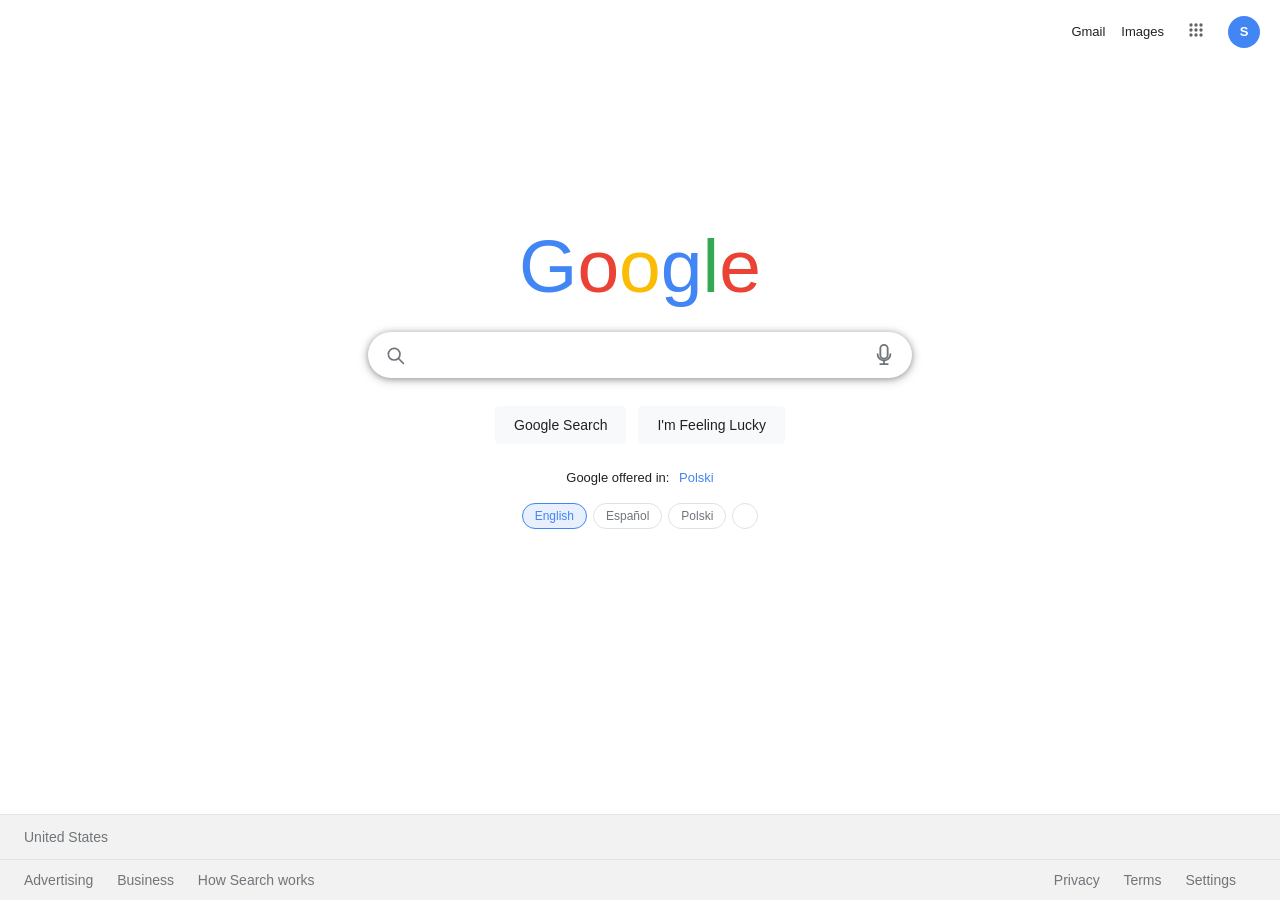
<file: index.html>
<!DOCTYPE html>
<html lang="en" dir="ltr">
<head>
  <meta charset="UTF-8" />
  <meta name="viewport" content="width=device-width, initial-scale=1.0" />
  <title>Google</title>
  <link rel="stylesheet" href="css/style.css" />
  <link rel="icon" href="assets/favicon.ico" type="image/x-icon" />
</head>
<body>

  <!-- Header -->
  <header>
    <a href="./gmail" data-i18n="header_gmail">Gmail</a>
    <a href="./images" data-i18n="header_images">Images</a>
    <button style="background:none;border:none;cursor:pointer;padding:6px;"
            data-i18n="apps_label" data-i18n-attr="title" title="Google apps">
      <svg focusable="false" xmlns="http://www.w3.org/2000/svg" viewBox="0 0 24 24" width="20" height="20">
        <path fill="#5f6368" d="M6 8a2 2 0 1 0 0-4 2 2 0 0 0 0 4zm0 6a2 2 0 1 0 0-4 2 2 0 0 0 0 4zm0 6a2 2 0 1 0 0-4 2 2 0 0 0 0 4zm6-12a2 2 0 1 0 0-4 2 2 0 0 0 0 4zm0 6a2 2 0 1 0 0-4 2 2 0 0 0 0 4zm0 6a2 2 0 1 0 0-4 2 2 0 0 0 0 4zm6-12a2 2 0 1 0 0-4 2 2 0 0 0 0 4zm0 6a2 2 0 1 0 0-4 2 2 0 0 0 0 4zm0 6a2 2 0 1 0 0-4 2 2 0 0 0 0 4z"/>
      </svg>
    </button>
    <div class="header-avatar">S</div>
  </header>

  <!-- Main -->
  <main>
    <div class="logo" aria-label="Google">
      <span>G</span><span>o</span><span>o</span><span>g</span><span>l</span><span>e</span>
    </div>

    <!-- Search form -->
    <form action="https://www.google.com/search" method="get" target="_blank" class="search-wrap" id="searchForm">
      <div class="autocomplete" id="autocomplete">
        <div class="search-box">
          <svg xmlns="http://www.w3.org/2000/svg" width="20" height="20" viewBox="0 0 24 24" fill="none"
               stroke="currentColor" stroke-width="2" stroke-linecap="round" stroke-linejoin="round">
            <circle cx="11" cy="11" r="7"/><line x1="16.5" y1="16.5" x2="22" y2="22"/>
          </svg>

          <input type="text" name="q" id="q" autocomplete="off" spellcheck="false"
                 aria-label="Search" autofocus />

          <button type="button" id="clearBtn" class="mic-btn" style="display:none;"
                  data-i18n="clear_label" data-i18n-attr="title" title="Clear">
            <svg xmlns="http://www.w3.org/2000/svg" width="20" height="20" viewBox="0 0 24 24" fill="none"
                 stroke="currentColor" stroke-width="2" stroke-linecap="round" stroke-linejoin="round">
              <line x1="18" y1="6" x2="6" y2="18"/><line x1="6" y1="6" x2="18" y2="18"/>
            </svg>
          </button>

          <button type="button" class="mic-btn" id="micBtn" title="Search by voice">
            <svg xmlns="http://www.w3.org/2000/svg" width="22" height="22" viewBox="0 0 24 24" fill="none"
                 stroke="currentColor" stroke-width="2" stroke-linecap="round" stroke-linejoin="round">
              <path d="M12 1a4 4 0 0 1 4 4v7a4 4 0 0 1-8 0V5a4 4 0 0 1 4-4z"/>
              <path d="M19 11a7 7 0 0 1-14 0"/>
              <line x1="12" y1="18" x2="12" y2="22"/>
              <line x1="8" y1="22" x2="16" y2="22"/>
            </svg>
          </button>
        </div>

        <ul class="autocomplete-list" id="suggestionList" role="listbox"></ul>
      </div>
    </form>

    <!-- Buttons -->
    <div class="search-buttons">
      <button class="btn" type="submit" form="searchForm" data-i18n="search_button">Google Search</button>
      <button class="btn" type="button" id="luckyBtn" data-i18n="lucky_button">I'm Feeling Lucky</button>
    </div>

    <!-- Offered-in line -->
    <p class="lang-line">
      <span data-i18n="offered_in">Google offered in:</span>
      <a href="https://www.google.pl" data-i18n="offered_lang" data-i18n-href="offered_lang_url"
         target="_blank">Polski</a>
    </p>

    <!-- Language picker -->
    <div id="lang-picker"></div>
  </main>

  <!-- Footer -->
  <footer>
    <div class="footer-top">
      <a href="#" data-i18n="footer_country">United States</a>
    </div>
    <div class="footer-bottom">
      <div>
        <a href="#" data-i18n="footer_advertising">Advertising</a>
        <a href="#" data-i18n="footer_business">Business</a>
        <a href="#" data-i18n="footer_how_search_works">How Search works</a>
      </div>
      <div>
        <a href="#" data-i18n="footer_privacy">Privacy</a>
        <a href="#" data-i18n="footer_terms">Terms</a>
        <a href="#" data-i18n="footer_settings">Settings</a>
      </div>
    </div>
  </footer>

  <script src="assets/i18n.js"></script>
  <script src="assets/search.js"></script>
</body>
</html>
</file>
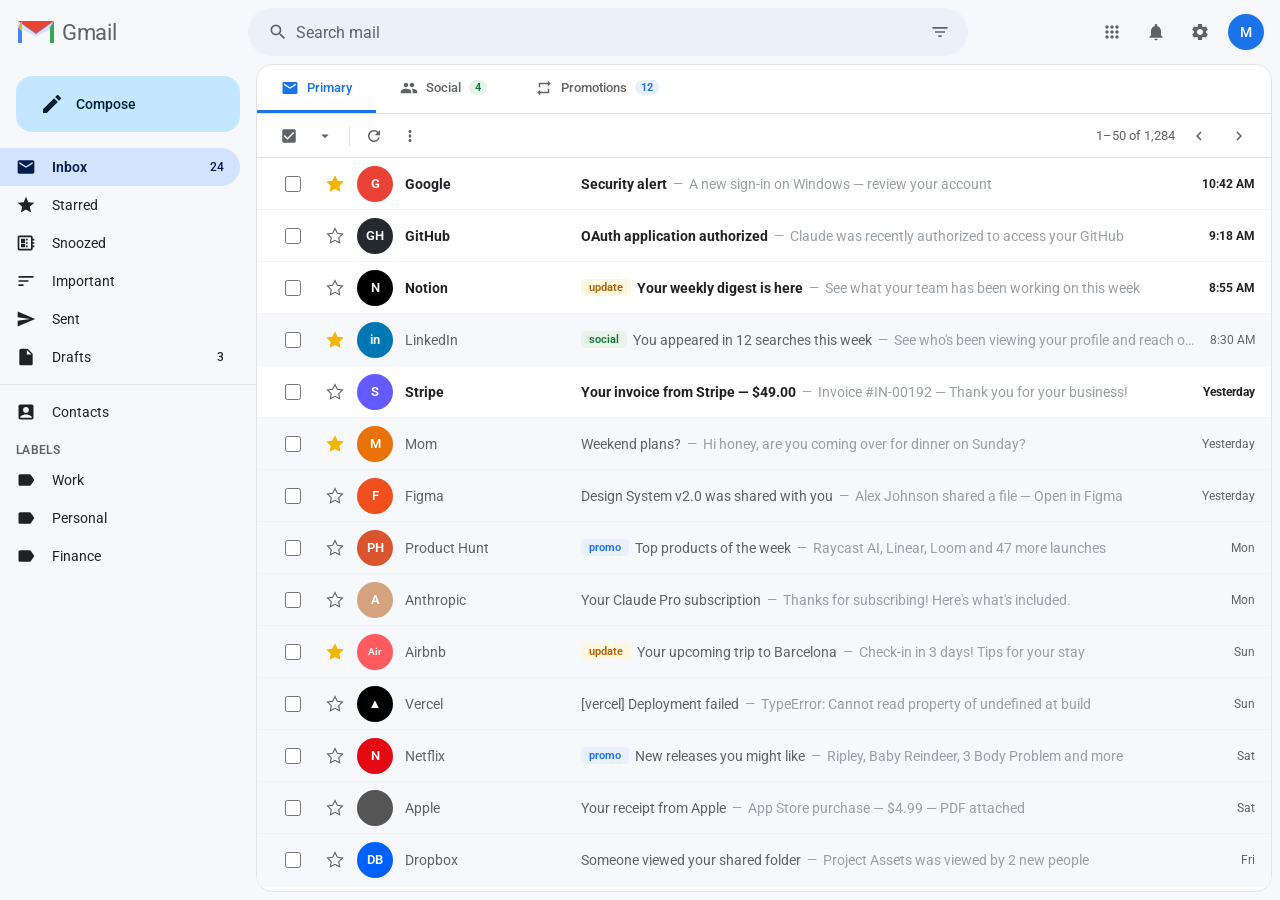
<file: gmail/index.html>
<!DOCTYPE html>
<html lang="en">
<head>
  <meta charset="UTF-8" />
  <meta name="viewport" content="width=device-width, initial-scale=1.0" />
  <title>Gmail</title>
  <link rel="stylesheet" href="css/style.css" />
  <!-- Gmail uses Google Sans; load Roboto as fallback from Google Fonts -->
  <link rel="preconnect" href="https://fonts.googleapis.com" />
  <link rel="preconnect" href="https://fonts.gstatic.com" crossorigin />
  <link href="https://fonts.googleapis.com/css2?family=Roboto:wght@400;500;700&display=swap" rel="stylesheet" />
</head>
<body>

<div class="app">

  <!-- ===== TOP BAR ===== -->
  <div class="top-bar">
    <a href="#" class="logo">
      <!-- Gmail SVG logo inline -->
      <svg width="40" height="30" viewBox="0 0 40 30" xmlns="http://www.w3.org/2000/svg">
        <path fill="#4285F4" d="M2 26h4V14L2 10z"/>
        <path fill="#34A853" d="M34 26h4V10l-4 4z"/>
        <path fill="#EA4335" d="M38 4H2l18 13z"/>
        <path fill="#FBBC05" d="M2 10l4 4V4z"/>
        <path fill="#34A853" d="M38 4l-4 6v16h4z"/>
        <path d="M2 4v6l18 10L38 10V4L20 14z" fill="#4285F4" opacity=".2"/>
      </svg>
      <span class="logo-text">Gmail</span>
    </a>

    <div class="search-bar">
      <span class="search-icon">
        <svg width="20" height="20" viewBox="0 0 24 24" fill="#5f6368"><path d="M15.5 14h-.79l-.28-.27A6.471 6.471 0 0016 9.5 6.5 6.5 0 109.5 16c1.61 0 3.09-.59 4.23-1.57l.27.28v.79l5 4.99L20.49 19l-4.99-5zm-6 0C7.01 14 5 11.99 5 9.5S7.01 5 9.5 5 14 7.01 14 9.5 11.99 14 9.5 14z"/></svg>
      </span>
      <input type="text" placeholder="Search mail" id="search-input" />
      <button class="filter-btn" title="Show search options">
        <svg width="20" height="20" viewBox="0 0 24 24" fill="#5f6368"><path d="M10 18h4v-2h-4v2zM3 6v2h18V6H3zm3 7h12v-2H6v2z"/></svg>
      </button>
    </div>

    <div class="top-right">
      <button class="icon-btn" title="Apps">
        <svg width="20" height="20" viewBox="0 0 24 24" fill="#5f6368"><path d="M6 8c1.1 0 2-.9 2-2s-.9-2-2-2-2 .9-2 2 .9 2 2 2zm6 0c1.1 0 2-.9 2-2s-.9-2-2-2-2 .9-2 2 .9 2 2 2zm6 0c1.1 0 2-.9 2-2s-.9-2-2-2-2 .9-2 2 .9 2 2 2zM6 14c1.1 0 2-.9 2-2s-.9-2-2-2-2 .9-2 2 .9 2 2 2zm6 0c1.1 0 2-.9 2-2s-.9-2-2-2-2 .9-2 2 .9 2 2 2zm6 0c1.1 0 2-.9 2-2s-.9-2-2-2-2 .9-2 2 .9 2 2 2zM6 20c1.1 0 2-.9 2-2s-.9-2-2-2-2 .9-2 2 .9 2 2 2zm6 0c1.1 0 2-.9 2-2s-.9-2-2-2-2 .9-2 2 .9 2 2 2zm6 0c1.1 0 2-.9 2-2s-.9-2-2-2-2 .9-2 2 .9 2 2 2z"/></svg>
      </button>
      <button class="icon-btn" title="Notifications">
        <svg width="20" height="20" viewBox="0 0 24 24" fill="#5f6368"><path d="M12 22c1.1 0 2-.9 2-2h-4c0 1.1.9 2 2 2zm6-6v-5c0-3.07-1.64-5.64-4.5-6.32V4c0-.83-.67-1.5-1.5-1.5s-1.5.67-1.5 1.5v.68C7.63 5.36 6 7.92 6 11v5l-2 2v1h16v-1l-2-2z"/></svg>
      </button>
      <button class="icon-btn" title="Settings">
        <svg width="20" height="20" viewBox="0 0 24 24" fill="#5f6368"><path d="M19.14,12.94c0.04-0.3,0.06-0.61,0.06-0.94c0-0.32-0.02-0.64-0.07-0.94l2.03-1.58c0.18-0.14,0.23-0.41,0.12-0.61 l-1.92-3.32c-0.12-0.22-0.37-0.29-0.59-0.22l-2.39,0.96c-0.5-0.38-1.03-0.7-1.62-0.94L14.4,2.81c-0.04-0.24-0.24-0.41-0.48-0.41 h-3.84c-0.24,0-0.43,0.17-0.47,0.41L9.25,5.35C8.66,5.59,8.12,5.92,7.63,6.29L5.24,5.33c-0.22-0.08-0.47,0-0.59,0.22L2.74,8.87 C2.62,9.08,2.66,9.34,2.86,9.48l2.03,1.58C4.84,11.36,4.8,11.69,4.8,12s0.02,0.64,0.07,0.94l-2.03,1.58 c-0.18,0.14-0.23,0.41-0.12,0.61l1.92,3.32c0.12,0.22,0.37,0.29,0.59,0.22l2.39-0.96c0.5,0.38,1.03,0.7,1.62,0.94l0.36,2.54 c0.05,0.24,0.24,0.41,0.48,0.41h3.84c0.24,0,0.44-0.17,0.47-0.41l0.36-2.54c0.59-0.24,1.13-0.56,1.62-0.94l2.39,0.96 c0.22,0.08,0.47,0,0.59-0.22l1.92-3.32c0.12-0.22,0.07-0.47-0.12-0.61L19.14,12.94z M12,15.6c-1.98,0-3.6-1.62-3.6-3.6 s1.62-3.6,3.6-3.6s3.6,1.62,3.6,3.6S13.98,15.6,12,15.6z"/></svg>
      </button>
      <div class="user-avatar" title="Google Account">M</div>
    </div>
  </div>

  <!-- ===== BODY ===== -->
  <div class="body">

    <!-- ===== SIDEBAR ===== -->
    <nav class="sidebar">
      <button class="compose-btn" onclick="openCompose()">
        <svg width="24" height="24" viewBox="0 0 24 24" fill="#001d35"><path d="M20.71 7.04c.39-.39.39-1.02 0-1.41l-2.34-2.34c-.39-.39-1.02-.39-1.41 0l-1.84 1.83 3.75 3.75M3 17.25V21h3.75L17.81 9.93l-3.75-3.75L3 17.25z"/></svg>
        <span>Compose</span>
      </button>

      <a href="#" class="nav-item active" onclick="showInbox(event, this)">
        <svg viewBox="0 0 24 24"><path d="M20 4H4c-1.1 0-2 .9-2 2v12c0 1.1.9 2 2 2h16c1.1 0 2-.9 2-2V6c0-1.1-.9-2-2-2zm0 4l-8 5-8-5V6l8 5 8-5v2z"/></svg>
        <span>Inbox</span>
        <span class="nav-badge">24</span>
      </a>
      <a href="#" class="nav-item" onclick="setNav(event, this)">
        <svg viewBox="0 0 24 24"><path d="M12 17.27L18.18 21l-1.64-7.03L22 9.24l-7.19-.61L12 2 9.19 8.63 2 9.24l5.46 4.73L5.82 21z"/></svg>
        <span>Starred</span>
      </a>
      <a href="#" class="nav-item" onclick="setNav(event, this)">
        <svg viewBox="0 0 24 24"><path d="M22 9V7h-2V5c0-1.1-.9-2-2-2H4c-1.1 0-2 .9-2 2v14c0 1.1.9 2 2 2h14c1.1 0 2-.9 2-2v-2h2v-2h-2v-2h2v-2h-2V9h2zm-4 10H4V5h14v14z"/><path d="M6 13h5v4H6zm6-6h2v2h-2zM6 7h5v5H6zm6 4h2v2h-2zm0 4h2v2h-2z"/></svg>
        <span>Snoozed</span>
      </a>
      <a href="#" class="nav-item" onclick="setNav(event, this)">
        <svg viewBox="0 0 24 24"><path d="M3 18h6v-2H3v2zM3 6v2h18V6H3zm0 7h12v-2H3v2z"/></svg>
        <span>Important</span>
      </a>
      <a href="#" class="nav-item" onclick="setNav(event, this)">
        <svg viewBox="0 0 24 24"><path d="M2.01 21L23 12 2.01 3 2 10l15 2-15 2z"/></svg>
        <span>Sent</span>
      </a>
      <a href="#" class="nav-item" onclick="setNav(event, this)">
        <svg viewBox="0 0 24 24"><path d="M14 2H6c-1.1 0-2 .9-2 2v16c0 1.1.9 2 2 2h12c1.1 0 2-.9 2-2V8l-6-6zm-1 7V3.5L18.5 9H13z"/></svg>
        <span>Drafts</span>
        <span class="nav-badge">3</span>
      </a>

      <div class="nav-divider"></div>

      <a href="#" class="nav-item" onclick="setNav(event, this)">
        <svg viewBox="0 0 24 24"><path d="M19 3H5c-1.1 0-2 .9-2 2v14c0 1.1.9 2 2 2h14c1.1 0 2-.9 2-2V5c0-1.1-.9-2-2-2zm-7 3c1.93 0 3.5 1.57 3.5 3.5S13.93 13 12 13s-3.5-1.57-3.5-3.5S10.07 6 12 6zm7 13H5v-.23c0-.62.28-1.2.76-1.58C7.47 15.82 9.64 15 12 15s4.53.82 6.24 2.19c.48.38.76.97.76 1.58V19z"/></svg>
        <span>Contacts</span>
      </a>

      <div class="nav-section-label">Labels</div>
      <a href="#" class="nav-item" onclick="setNav(event, this)">
        <svg viewBox="0 0 24 24" fill="#0b8043"><path d="M17.63 5.84C17.27 5.33 16.67 5 16 5L5 5.01C3.9 5.01 3 5.9 3 7v10c0 1.1.9 1.99 2 1.99L16 19c.67 0 1.27-.33 1.63-.84L22 12l-4.37-6.16z"/></svg>
        <span>Work</span>
      </a>
      <a href="#" class="nav-item" onclick="setNav(event, this)">
        <svg viewBox="0 0 24 24" fill="#1a73e8"><path d="M17.63 5.84C17.27 5.33 16.67 5 16 5L5 5.01C3.9 5.01 3 5.9 3 7v10c0 1.1.9 1.99 2 1.99L16 19c.67 0 1.27-.33 1.63-.84L22 12l-4.37-6.16z"/></svg>
        <span>Personal</span>
      </a>
      <a href="#" class="nav-item" onclick="setNav(event, this)">
        <svg viewBox="0 0 24 24" fill="#e8710a"><path d="M17.63 5.84C17.27 5.33 16.67 5 16 5L5 5.01C3.9 5.01 3 5.9 3 7v10c0 1.1.9 1.99 2 1.99L16 19c.67 0 1.27-.33 1.63-.84L22 12l-4.37-6.16z"/></svg>
        <span>Finance</span>
      </a>
    </nav>

    <!-- ===== MAIN ===== -->
    <main class="main" id="main-panel">

      <!-- TABS -->
      <div class="tabs" id="inbox-tabs">
        <div class="tab active" onclick="setTab(this)">
          <svg viewBox="0 0 24 24"><path d="M20 4H4c-1.1 0-2 .9-2 2v12c0 1.1.9 2 2 2h16c1.1 0 2-.9 2-2V6c0-1.1-.9-2-2-2zm0 4l-8 5-8-5V6l8 5 8-5v2z"/></svg>
          Primary
        </div>
        <div class="tab" onclick="setTab(this)">
          <svg viewBox="0 0 24 24"><path d="M16 11c1.66 0 2.99-1.34 2.99-3S17.66 5 16 5c-1.66 0-3 1.34-3 3s1.34 3 3 3zm-8 0c1.66 0 2.99-1.34 2.99-3S9.66 5 8 5C6.34 5 5 6.34 5 8s1.34 3 3 3zm0 2c-2.33 0-7 1.17-7 3.5V19h14v-2.5c0-2.33-4.67-3.5-7-3.5zm8 0c-.29 0-.62.02-.97.05 1.16.84 1.97 1.97 1.97 3.45V19h6v-2.5c0-2.33-4.67-3.5-7-3.5z"/></svg>
          Social <span class="tab-badge social">4</span>
        </div>
        <div class="tab" onclick="setTab(this)">
          <svg viewBox="0 0 24 24"><path d="M7 7h10v3l4-4-4-4v3H5v6h2V7zm10 10H7v-3l-4 4 4 4v-3h12v-6h-2v4z"/></svg>
          Promotions <span class="tab-badge promo">12</span>
        </div>
      </div>

      <!-- TOOLBAR -->
      <div class="toolbar">
        <button class="toolbar-btn" title="Select all">
          <svg viewBox="0 0 24 24"><path d="M19 3H5c-1.1 0-2 .9-2 2v14c0 1.1.9 2 2 2h14c1.1 0 2-.9 2-2V5c0-1.1-.9-2-2-2zm-9 14l-5-5 1.41-1.41L10 14.17l7.59-7.59L19 8l-9 9z"/></svg>
        </button>
        <button class="toolbar-btn" title="More">
          <svg viewBox="0 0 24 24"><path d="M7 10l5 5 5-5z"/></svg>
        </button>
        <div class="toolbar-divider"></div>
        <button class="toolbar-btn" title="Refresh">
          <svg viewBox="0 0 24 24"><path d="M17.65 6.35A7.958 7.958 0 0012 4c-4.42 0-7.99 3.58-7.99 8s3.57 8 7.99 8c3.73 0 6.84-2.55 7.73-6h-2.08A5.99 5.99 0 0112 18c-3.31 0-6-2.69-6-6s2.69-6 6-6c1.66 0 3.14.69 4.22 1.78L13 11h7V4l-2.35 2.35z"/></svg>
        </button>
        <button class="toolbar-btn" title="More options">
          <svg viewBox="0 0 24 24"><path d="M12 8c1.1 0 2-.9 2-2s-.9-2-2-2-2 .9-2 2 .9 2 2 2zm0 2c-1.1 0-2 .9-2 2s.9 2 2 2 2-.9 2-2-.9-2-2-2zm0 6c-1.1 0-2 .9-2 2s.9 2 2 2 2-.9 2-2-.9-2-2-2z"/></svg>
        </button>
        <div class="toolbar-pagination">
          1–50 of 1,284
          <button class="toolbar-btn">
            <svg viewBox="0 0 24 24"><path d="M15.41 16.59L10.83 12l4.58-4.59L14 6l-6 6 6 6z"/></svg>
          </button>
          <button class="toolbar-btn">
            <svg viewBox="0 0 24 24"><path d="M8.59 16.59L13.17 12 8.59 7.41 10 6l6 6-6 6z"/></svg>
          </button>
        </div>
      </div>

      <!-- EMAIL LIST -->
      <div class="email-list" id="email-list"></div>

    </main>
  </div>
</div>

<!-- ===== COMPOSE MODAL ===== -->
<div class="compose-modal" id="compose-modal">
  <div class="compose-header" onclick="toggleCompose()">
    <span>New Message</span>
    <div class="compose-header-btns">
      <button class="compose-header-btn" title="Minimize" onclick="event.stopPropagation()">
        <svg width="18" height="18" viewBox="0 0 24 24" fill="currentColor"><path d="M19 13H5v-2h14v2z"/></svg>
      </button>
      <button class="compose-header-btn" title="Full screen" onclick="event.stopPropagation()">
        <svg width="18" height="18" viewBox="0 0 24 24" fill="currentColor"><path d="M7 14H5v5h5v-2H7v-3zm-2-4h2V7h3V5H5v5zm12 7h-3v2h5v-5h-2v3zM14 5v2h3v3h2V5h-5z"/></svg>
      </button>
      <button class="compose-header-btn" title="Close" onclick="closeCompose(); event.stopPropagation()">
        <svg width="18" height="18" viewBox="0 0 24 24" fill="currentColor"><path d="M19 6.41L17.59 5 12 10.59 6.41 5 5 6.41 10.59 12 5 17.59 6.41 19 12 13.41 17.59 19 19 17.59 13.41 12z"/></svg>
      </button>
    </div>
  </div>
  <div class="compose-field">
    <label>To</label>
    <input type="text" id="compose-to" placeholder="" />
  </div>
  <div class="compose-field">
    <label>Subject</label>
    <input type="text" id="compose-subject" placeholder="" />
  </div>
  <div class="compose-body">
    <textarea id="compose-body"></textarea>
  </div>
  <div class="compose-footer">
    <button class="send-btn">Send</button>
    <div class="compose-tools">
      <button class="toolbar-btn" title="Formatting">
        <svg viewBox="0 0 24 24" fill="#5f6368"><path d="M2.5 4v3h5v12h3V7h5V4h-13zm19 5h-9v3h3v7h3v-7h3V9z"/></svg>
      </button>
      <button class="toolbar-btn" title="Attach files">
        <svg viewBox="0 0 24 24" fill="#5f6368"><path d="M16.5 6v11.5c0 2.21-1.79 4-4 4s-4-1.79-4-4V5a2.5 2.5 0 015 0v10.5c0 .55-.45 1-1 1s-1-.45-1-1V6H10v9.5a2.5 2.5 0 005 0V5c0-2.21-1.79-4-4-4S7 2.79 7 5v12.5c0 3.04 2.46 5.5 5.5 5.5s5.5-2.46 5.5-5.5V6h-1.5z"/></svg>
      </button>
      <button class="toolbar-btn" title="Insert link">
        <svg viewBox="0 0 24 24" fill="#5f6368"><path d="M3.9 12c0-1.71 1.39-3.1 3.1-3.1h4V7H7c-2.76 0-5 2.24-5 5s2.24 5 5 5h4v-1.9H7c-1.71 0-3.1-1.39-3.1-3.1zM8 13h8v-2H8v2zm9-6h-4v1.9h4c1.71 0 3.1 1.39 3.1 3.1s-1.39 3.1-3.1 3.1h-4V17h4c2.76 0 5-2.24 5-5s-2.24-5-5-5z"/></svg>
      </button>
      <button class="toolbar-btn" title="Insert emoji">
        <svg viewBox="0 0 24 24" fill="#5f6368"><path d="M11.99 2C6.47 2 2 6.48 2 12s4.47 10 9.99 10C17.52 22 22 17.52 22 12S17.52 2 11.99 2zM12 20c-4.42 0-8-3.58-8-8s3.58-8 8-8 8 3.58 8 8-3.58 8-8 8zm3.5-9c.83 0 1.5-.67 1.5-1.5S16.33 8 15.5 8 14 8.67 14 9.5s.67 1.5 1.5 1.5zm-7 0c.83 0 1.5-.67 1.5-1.5S9.33 8 8.5 8 7 8.67 7 9.5 7.67 11 8.5 11zm3.5 6.5c2.33 0 4.31-1.46 5.11-3.5H6.89c.8 2.04 2.78 3.5 5.11 3.5z"/></svg>
      </button>
      <button class="toolbar-btn" title="Delete draft">
        <svg viewBox="0 0 24 24" fill="#5f6368"><path d="M6 19c0 1.1.9 2 2 2h8c1.1 0 2-.9 2-2V7H6v12zM19 4h-3.5l-1-1h-5l-1 1H5v2h14V4z"/></svg>
      </button>
    </div>
  </div>
</div>

<script>
// ===== EMAIL DATA =====
const emails = [
  { id:0, from:"Google",       initials:"G",   color:"#EA4335", subject:"Security alert",                             preview:"A new sign-in on Windows — review your account",          time:"10:42 AM", unread:true,  starred:true,  tag:null },
  { id:1, from:"GitHub",       initials:"GH",  color:"#24292e", subject:"OAuth application authorized",              preview:"Claude was recently authorized to access your GitHub",     time:"9:18 AM",  unread:true,  starred:false, tag:null },
  { id:2, from:"Notion",       initials:"N",   color:"#000",    subject:"Your weekly digest is here",                preview:"See what your team has been working on this week",         time:"8:55 AM",  unread:true,  starred:false, tag:"update" },
  { id:3, from:"LinkedIn",     initials:"in",  color:"#0077B5", subject:"You appeared in 12 searches this week",     preview:"See who's been viewing your profile and reach out",        time:"8:30 AM",  unread:false, starred:true,  tag:"social" },
  { id:4, from:"Stripe",       initials:"S",   color:"#635BFF", subject:"Your invoice from Stripe — $49.00",         preview:"Invoice #IN-00192 — Thank you for your business!",         time:"Yesterday",unread:true,  starred:false, tag:null },
  { id:5, from:"Mom",          initials:"M",   color:"#E8710A", subject:"Weekend plans?",                            preview:"Hi honey, are you coming over for dinner on Sunday?",      time:"Yesterday",unread:false, starred:true,  tag:null },
  { id:6, from:"Figma",        initials:"F",   color:"#F24E1E", subject:"Design System v2.0 was shared with you",   preview:"Alex Johnson shared a file — Open in Figma",              time:"Yesterday",unread:false, starred:false, tag:null },
  { id:7, from:"Product Hunt", initials:"PH",  color:"#DA552F", subject:"Top products of the week",                 preview:"Raycast AI, Linear, Loom and 47 more launches",            time:"Mon",      unread:false, starred:false, tag:"promo" },
  { id:8, from:"Anthropic",    initials:"A",   color:"#D4A27F", subject:"Your Claude Pro subscription",             preview:"Thanks for subscribing! Here's what's included.",          time:"Mon",      unread:false, starred:false, tag:null },
  { id:9, from:"Airbnb",       initials:"Air", color:"#FF5A5F", subject:"Your upcoming trip to Barcelona",          preview:"Check-in in 3 days! Tips for your stay",                   time:"Sun",      unread:false, starred:true,  tag:"update" },
  { id:10,from:"Vercel",       initials:"▲",   color:"#000",    subject:"[vercel] Deployment failed",               preview:"TypeError: Cannot read property of undefined at build",    time:"Sun",      unread:false, starred:false, tag:null },
  { id:11,from:"Netflix",      initials:"N",   color:"#E50914", subject:"New releases you might like",              preview:"Ripley, Baby Reindeer, 3 Body Problem and more",            time:"Sat",      unread:false, starred:false, tag:"promo" },
  { id:12,from:"Apple",        initials:"",  color:"#555",    subject:"Your receipt from Apple",                   preview:"App Store purchase — $4.99 — PDF attached",                time:"Sat",      unread:false, starred:false, tag:null },
  { id:13,from:"Dropbox",      initials:"DB",  color:"#0061FF", subject:"Someone viewed your shared folder",        preview:"Project Assets was viewed by 2 new people",               time:"Fri",      unread:false, starred:false, tag:null },
];

// ===== RENDER EMAIL LIST =====
function renderList() {
  const list = document.getElementById('email-list');
  list.innerHTML = emails.map(e => `
    <div class="email-row ${e.unread ? 'unread' : 'read'}" data-id="${e.id}" onclick="openEmail(${e.id})">
      <div class="row-check" onclick="event.stopPropagation()">
        <input type="checkbox" />
      </div>

      <div class="row-star ${e.starred ? 'starred' : ''}" onclick="toggleStar(event, ${e.id})">
        <svg viewBox="0 0 24 24" stroke-width="1.5">
          <path d="M12 2l3.09 6.26L22 9.27l-5 4.87 1.18 6.88L12 17.77l-6.18 3.25L7 14.14 2 9.27l6.91-1.01L12 2z"/>
        </svg>
      </div>

      <div class="row-avatar" style="background:${e.color}; font-size:${e.initials.length > 2 ? '10px' : '13px'}">
        ${e.initials}
      </div>

      <div class="row-content">
        <div class="row-sender">${e.from}</div>
        <div class="row-body">
          ${e.tag ? `<span class="row-tag ${e.tag}">${e.tag}</span>` : ''}
          <span class="row-subject">${e.subject}</span>
          <span class="row-sep">—</span>
          <span class="row-preview">${e.preview}</span>
        </div>
      </div>

      <div class="email-time">${e.time}</div>
      <div class="row-actions">
        <button class="toolbar-btn" title="Archive" onclick="event.stopPropagation()">
          <svg viewBox="0 0 24 24" fill="#5f6368"><path d="M20.54 5.23l-1.39-1.68C18.88 3.21 18.47 3 18 3H6c-.47 0-.88.21-1.16.55L3.46 5.23C3.17 5.57 3 6.02 3 6.5V19c0 1.1.9 2 2 2h14c1.1 0 2-.9 2-2V6.5c0-.48-.17-.93-.46-1.27zM12 17.5L6.5 12H10v-2h4v2h3.5L12 17.5zM5.12 5l.81-1h12l.94 1H5.12z"/></svg>
        </button>
        <button class="toolbar-btn" title="Delete" onclick="event.stopPropagation()">
          <svg viewBox="0 0 24 24" fill="#5f6368"><path d="M6 19c0 1.1.9 2 2 2h8c1.1 0 2-.9 2-2V7H6v12zM19 4h-3.5l-1-1h-5l-1 1H5v2h14V4z"/></svg>
        </button>
        <button class="toolbar-btn" title="Mark as read" onclick="event.stopPropagation()">
          <svg viewBox="0 0 24 24" fill="#5f6368"><path d="M21.99 8c0-.72-.37-1.35-.94-1.7L12 1 2.95 6.3C2.38 6.65 2 7.28 2 8v12c0 1.1.9 2 2 2h16c1.1 0 2-.9 2-2l-.01-12zm-2 0l-8 5-8-5 8-4.68L19.99 8z"/></svg>
        </button>
        <button class="toolbar-btn" title="Snooze" onclick="event.stopPropagation()">
          <svg viewBox="0 0 24 24" fill="#5f6368"><path d="M22 9V7h-2V5c0-1.1-.9-2-2-2H4c-1.1 0-2 .9-2 2v14c0 1.1.9 2 2 2h14c1.1 0 2-.9 2-2v-2h2v-2h-2v-2h2v-2h-2V9h2zm-4 10H4V5h14v14z"/></svg>
        </button>
      </div>
    </div>
  `).join('');
}

// ===== OPEN EMAIL =====
function openEmail(id) {
  const e = emails.find(x => x.id === id);
  if (!e) return;
  e.unread = false;

  const panel = document.getElementById('main-panel');
  panel.innerHTML = `
    <div class="toolbar">
      <button class="toolbar-btn" title="Back to inbox" onclick="backToInbox()">
        <svg viewBox="0 0 24 24" fill="#5f6368"><path d="M20 11H7.83l5.59-5.59L12 4l-8 8 8 8 1.41-1.41L7.83 13H20v-2z"/></svg>
      </button>
      <button class="toolbar-btn" title="Archive">
        <svg viewBox="0 0 24 24" fill="#5f6368"><path d="M20.54 5.23l-1.39-1.68C18.88 3.21 18.47 3 18 3H6c-.47 0-.88.21-1.16.55L3.46 5.23C3.17 5.57 3 6.02 3 6.5V19c0 1.1.9 2 2 2h14c1.1 0 2-.9 2-2V6.5c0-.48-.17-.93-.46-1.27zM12 17.5L6.5 12H10v-2h4v2h3.5L12 17.5zM5.12 5l.81-1h12l.94 1H5.12z"/></svg>
      </button>
      <button class="toolbar-btn" title="Delete">
        <svg viewBox="0 0 24 24" fill="#5f6368"><path d="M6 19c0 1.1.9 2 2 2h8c1.1 0 2-.9 2-2V7H6v12zM19 4h-3.5l-1-1h-5l-1 1H5v2h14V4z"/></svg>
      </button>
      <button class="toolbar-btn" title="Mark as unread">
        <svg viewBox="0 0 24 24" fill="#5f6368"><path d="M21.99 8c0-.72-.37-1.35-.94-1.7L12 1 2.95 6.3C2.38 6.65 2 7.28 2 8v12c0 1.1.9 2 2 2h16c1.1 0 2-.9 2-2l-.01-12zm-2 0l-8 5-8-5 8-4.68L19.99 8z"/></svg>
      </button>
      <div class="toolbar-divider"></div>
      <button class="toolbar-btn" title="More options">
        <svg viewBox="0 0 24 24" fill="#5f6368"><path d="M12 8c1.1 0 2-.9 2-2s-.9-2-2-2-2 .9-2 2 .9 2 2 2zm0 2c-1.1 0-2 .9-2 2s.9 2 2 2 2-.9 2-2-.9-2-2-2zm0 6c-1.1 0-2 .9-2 2s.9 2 2 2 2-.9 2-2-.9-2-2-2z"/></svg>
      </button>
      <div class="toolbar-pagination">1 of ${emails.length}</div>
    </div>
    <div class="email-detail">
      <h1 class="detail-subject">${e.subject}</h1>
      <div class="detail-header">
        <div class="detail-avatar" style="background:${e.color}; font-size:${e.initials.length > 2 ? '10px' : '14px'}">${e.initials}</div>
        <div class="detail-sender-info">
          <div class="detail-sender-name">${e.from} <span style="font-weight:400; color:#5f6368">&lt;noreply@${e.from.toLowerCase().replace(/\s/g,'')}.com&gt;</span></div>
          <div class="detail-sender-meta">to me <svg width="12" height="12" viewBox="0 0 24 24" fill="#5f6368" style="vertical-align:middle"><path d="M7 10l5 5 5-5z"/></svg></div>
        </div>
        <div class="detail-time">${e.time}</div>
        <button class="toolbar-btn">
          <svg viewBox="0 0 24 24" fill="#5f6368"><path d="M10 9V5l-7 7 7 7v-4.1c5 0 8.5 1.6 11 5.1-1-5-4-10-11-11z"/></svg>
        </button>
        <button class="toolbar-btn">
          <svg viewBox="0 0 24 24" fill="#5f6368"><path d="M12 8c1.1 0 2-.9 2-2s-.9-2-2-2-2 .9-2 2 .9 2 2 2zm0 2c-1.1 0-2 .9-2 2s.9 2 2 2 2-.9 2-2-.9-2-2-2zm0 6c-1.1 0-2 .9-2 2s.9 2 2 2 2-.9 2-2-.9-2-2-2z"/></svg>
        </button>
      </div>
      <div class="detail-body">
        <p>Hello,</p>
        <p>${e.preview}</p>
        <p>Please review this information and take any necessary action. If you did not expect this notification, you can review your account security settings to ensure everything is in order.</p>
        <p>If you have any questions, our support team is available 24/7 to assist you.</p>
        <p>Best regards,<br /><strong>${e.from}</strong></p>
      </div>
      <div class="detail-actions">
        <button class="detail-action-btn" onclick="openCompose()">
          <svg viewBox="0 0 24 24" style="width:18px;height:18px;fill:currentColor"><path d="M10 9V5l-7 7 7 7v-4.1c5 0 8.5 1.6 11 5.1-1-5-4-10-11-11z"/></svg>
          Reply
        </button>
        <button class="detail-action-btn" onclick="openCompose()">
          <svg viewBox="0 0 24 24" style="width:18px;height:18px;fill:currentColor"><path d="M7 8V5l-7 7 7 7v-3l-4-4 4-4zm6 1V5l-7 7 7 7v-4.1c5 0 8.5 1.6 11 5.1-1-5-4-10-11-11z"/></svg>
          Forward
        </button>
      </div>
    </div>
  `;
}

// ===== BACK TO INBOX =====
function backToInbox() {
  const panel = document.getElementById('main-panel');
  panel.innerHTML = `
    <div class="tabs" id="inbox-tabs">
      <div class="tab active" onclick="setTab(this)">
        <svg viewBox="0 0 24 24" style="width:18px;height:18px;fill:currentColor"><path d="M20 4H4c-1.1 0-2 .9-2 2v12c0 1.1.9 2 2 2h16c1.1 0 2-.9 2-2V6c0-1.1-.9-2-2-2zm0 4l-8 5-8-5V6l8 5 8-5v2z"/></svg>
        Primary
      </div>
      <div class="tab" onclick="setTab(this)">
        <svg viewBox="0 0 24 24" style="width:18px;height:18px;fill:currentColor"><path d="M16 11c1.66 0 2.99-1.34 2.99-3S17.66 5 16 5c-1.66 0-3 1.34-3 3s1.34 3 3 3zm-8 0c1.66 0 2.99-1.34 2.99-3S9.66 5 8 5C6.34 5 5 6.34 5 8s1.34 3 3 3zm0 2c-2.33 0-7 1.17-7 3.5V19h14v-2.5c0-2.33-4.67-3.5-7-3.5zm8 0c-.29 0-.62.02-.97.05 1.16.84 1.97 1.97 1.97 3.45V19h6v-2.5c0-2.33-4.67-3.5-7-3.5z"/></svg>
        Social <span class="tab-badge social">4</span>
      </div>
      <div class="tab" onclick="setTab(this)">
        <svg viewBox="0 0 24 24" style="width:18px;height:18px;fill:currentColor"><path d="M7 7h10v3l4-4-4-4v3H5v6h2V7zm10 10H7v-3l-4 4 4 4v-3h12v-6h-2v4z"/></svg>
        Promotions <span class="tab-badge promo">12</span>
      </div>
    </div>
    <div class="toolbar">
      <button class="toolbar-btn"><svg viewBox="0 0 24 24"><path d="M19 3H5c-1.1 0-2 .9-2 2v14c0 1.1.9 2 2 2h14c1.1 0 2-.9 2-2V5c0-1.1-.9-2-2-2zm-9 14l-5-5 1.41-1.41L10 14.17l7.59-7.59L19 8l-9 9z"/></svg></button>
      <button class="toolbar-btn"><svg viewBox="0 0 24 24"><path d="M7 10l5 5 5-5z"/></svg></button>
      <div class="toolbar-divider"></div>
      <button class="toolbar-btn"><svg viewBox="0 0 24 24"><path d="M17.65 6.35A7.958 7.958 0 0012 4c-4.42 0-7.99 3.58-7.99 8s3.57 8 7.99 8c3.73 0 6.84-2.55 7.73-6h-2.08A5.99 5.99 0 0112 18c-3.31 0-6-2.69-6-6s2.69-6 6-6c1.66 0 3.14.69 4.22 1.78L13 11h7V4l-2.35 2.35z"/></svg></button>
      <div class="toolbar-pagination">1–50 of 1,284
        <button class="toolbar-btn"><svg viewBox="0 0 24 24"><path d="M15.41 16.59L10.83 12l4.58-4.59L14 6l-6 6 6 6z"/></svg></button>
        <button class="toolbar-btn"><svg viewBox="0 0 24 24"><path d="M8.59 16.59L13.17 12 8.59 7.41 10 6l6 6-6 6z"/></svg></button>
      </div>
    </div>
    <div class="email-list" id="email-list"></div>
  `;
  renderList();
}

// ===== STAR TOGGLE =====
function toggleStar(event, id) {
  event.stopPropagation();
  const e = emails.find(x => x.id === id);
  if (!e) return;
  e.starred = !e.starred;
  const row = document.querySelector(`.email-row[data-id="${id}"] .row-star`);
  if (row) {
    row.classList.toggle('starred', e.starred);
  }
}

// ===== COMPOSE =====
function openCompose() {
  document.getElementById('compose-modal').classList.add('open');
}
function closeCompose() {
  document.getElementById('compose-modal').classList.remove('open');
}
function toggleCompose() {
  document.getElementById('compose-modal').classList.toggle('open');
}

// ===== TAB & NAV =====
function setTab(el) {
  el.closest('.tabs').querySelectorAll('.tab').forEach(t => t.classList.remove('active'));
  el.classList.add('active');
}
function setNav(event, el) {
  event.preventDefault();
  document.querySelectorAll('.nav-item').forEach(n => n.classList.remove('active'));
  el.classList.add('active');
}
function showInbox(event, el) {
  event.preventDefault();
  setNav(event, el);
  backToInbox();
}

// ===== INIT =====
renderList();
</script>
</body>
</html>
</file>
<file: css/style.css>
*, *::before, *::after {
  box-sizing: border-box;
  margin: 0;
  padding: 0;
}

:root {
  --blue:   #4285F4;
  --red:    #EA4335;
  --yellow: #FBBC05;
  --green:  #34A853;
  --text:   #202124;
  --muted:  #70757a;
  --border: #dfe1e5;
  --hover:  #f8f9fa;
  --white:  #fff;
  --shadow: 0 1px 6px rgba(32,33,36,.28);
  --shadow-hover: 0 1px 6px rgba(32,33,36,.38), 0 2px 12px rgba(32,33,36,.2);
}

body {
  font-family: arial, sans-serif;
  color: var(--text);
  background: var(--white);
  min-height: 100vh;
  display: flex;
  flex-direction: column;
}

/* ── Header ── */
header {
  display: flex;
  justify-content: flex-end;
  align-items: center;
  padding: 14px 20px;
  gap: 16px;
}

header a {
  font-size: 13px;
  color: var(--text);
  text-decoration: none;
}

header a:hover { text-decoration: underline; }

.header-avatar {
  width: 32px;
  height: 32px;
  border-radius: 50%;
  background: var(--blue);
  color: #fff;
  font-size: 13px;
  font-weight: bold;
  display: flex;
  align-items: center;
  justify-content: center;
  cursor: pointer;
}

/* ── Main ── */
main {
  flex: 1;
  display: flex;
  flex-direction: column;
  align-items: center;
  justify-content: center;
  padding-bottom: 120px;
}

/* ── Logo ── */
.logo {
  display: flex;
  gap: 0;
  font-size: 75px;
  font-family: 'Product Sans', arial, sans-serif;
  font-weight: 400;
  line-height: 1;
  margin-bottom: 28px;
  user-select: none;
}

.logo span:nth-child(1) { color: var(--blue); }
.logo span:nth-child(2) { color: var(--red); }
.logo span:nth-child(3) { color: var(--yellow); }
.logo span:nth-child(4) { color: var(--blue); }
.logo span:nth-child(5) { color: var(--green); }
.logo span:nth-child(6) { color: var(--red); }

/* ── Search box ── */
.search-wrap {
  width: 100%;
  max-width: 544px;
  margin-bottom: 28px;
}

.search-box {
  display: flex;
  align-items: center;
  border: 1px solid var(--border);
  border-radius: 24px;
  padding: 0 16px;
  height: 46px;
  gap: 10px;
  background: var(--white);
  transition: box-shadow .2s, border-color .2s;
}

.search-box:hover,
.search-box:focus-within {
  box-shadow: var(--shadow-hover);
  border-color: transparent;
}

.search-box svg { flex-shrink: 0; color: var(--muted); }

#q {
  flex: 1;
  border: none;
  outline: none;
  font-size: 16px;
  color: var(--text);
  background: transparent;
  caret-color: var(--blue);
}

.mic-btn {
  background: none;
  border: none;
  cursor: pointer;
  padding: 0;
  display: flex;
  align-items: center;
  color: var(--blue);
}

/* ── Autocomplete dropdown ── */
.autocomplete {
  position: relative;
}

.autocomplete-list {
  display: none;
  position: absolute;
  top: calc(100% - 6px);
  left: 0;
  right: 0;
  background: var(--white);
  border: 1px solid var(--border);
  border-top: none;
  border-radius: 0 0 24px 24px;
  box-shadow: var(--shadow);
  z-index: 100;
  padding: 8px 0 8px;
  overflow: hidden;
}

.autocomplete-list.open { display: block; }

.autocomplete-list li {
  list-style: none;
  padding: 10px 20px;
  font-size: 14px;
  cursor: pointer;
  display: flex;
  align-items: center;
  gap: 12px;
  color: var(--text);
}

.autocomplete-list li:hover { background: var(--hover); }

.autocomplete-list li svg { color: var(--muted); flex-shrink: 0; }

/* When list is open, reshape the search box */
.search-wrap.expanded .search-box {
  border-radius: 24px 24px 0 0;
  border-bottom-color: var(--border);
  box-shadow: var(--shadow);
}

/* ── Buttons ── */
.search-buttons {
  display: flex;
  gap: 12px;
  justify-content: center;
}

.btn {
  padding: 10px 18px;
  border: 1px solid transparent;
  border-radius: 4px;
  background: var(--hover);
  color: var(--text);
  font-size: 14px;
  cursor: pointer;
  font-family: arial, sans-serif;
  transition: box-shadow .15s, border-color .15s;
}

.btn:hover {
  border-color: var(--border);
  box-shadow: 0 1px 1px rgba(0,0,0,.1);
  color: #222;
}

/* ── Lang line ── */
.lang-line {
  margin-top: 26px;
  font-size: 13px;
  color: var(--text);
}

.lang-line a {
  color: var(--blue);
  text-decoration: none;
  margin-left: 6px;
}

.lang-line a:hover { text-decoration: underline; }

/* ── Language picker ── */
#lang-picker {
  display: flex;
  gap: 6px;
  margin-top: 18px;
}

.lang-btn {
  padding: 5px 12px;
  border: 1px solid var(--border);
  border-radius: 14px;
  background: transparent;
  font-size: 12px;
  color: var(--muted);
  cursor: pointer;
  font-family: arial, sans-serif;
  transition: background .15s, color .15s, border-color .15s;
}

.lang-btn:hover {
  background: var(--hover);
  color: var(--text);
  border-color: #c6c6c6;
}

.lang-btn.active {
  border-color: #4285F4;
  color: #4285F4;
  background: #e8f0fe;
}

/* ── Footer ── */
footer {
  background: #f2f2f2;
  border-top: 1px solid #e4e4e4;
  font-size: 14px;
  color: var(--muted);
}

.footer-top {
  padding: 14px 24px;
  border-bottom: 1px solid #e4e4e4;
}

.footer-bottom {
  display: flex;
  justify-content: space-between;
  padding: 12px 24px;
  flex-wrap: wrap;
  gap: 8px;
}

.footer-bottom a, .footer-top a {
  color: var(--muted);
  text-decoration: none;
  margin-right: 20px;
  font-size: 14px;
}

.footer-bottom a:hover, .footer-top a:hover { text-decoration: underline; }
</file>
<file: gmail/css/style.css>
/* ===== RESET & BASE ===== */
*, *::before, *::after {
  box-sizing: border-box;
  margin: 0;
  padding: 0;
}

html, body {
  height: 100%;
  font-family: 'Google Sans', Roboto, Arial, sans-serif;
  font-size: 14px;
  background: #f6f8fc;
  color: #202124;
  overflow: hidden;
}

button, input, textarea {
  font-family: inherit;
  font-size: inherit;
}

/* ===== LAYOUT ===== */
.app {
  display: flex;
  flex-direction: column;
  height: 100vh;
}

.top-bar {
  display: flex;
  align-items: center;
  gap: 12px;
  padding: 8px 16px;
  background: #f6f8fc;
  height: 64px;
  flex-shrink: 0;
  position: relative;
  z-index: 10;
}

.body {
  display: flex;
  flex: 1;
  overflow: hidden;
}

/* ===== LOGO ===== */
.logo {
  display: flex;
  align-items: center;
  gap: 4px;
  min-width: 220px;
  text-decoration: none;
}

.logo img {
  width: 40px;
  height: 28px;
}

.logo-text {
  font-size: 22px;
  color: #5f6368;
  font-weight: 400;
  letter-spacing: -0.3px;
  margin-left: 2px;
}

/* ===== SEARCH BAR ===== */
.search-bar {
  flex: 1;
  max-width: 720px;
  display: flex;
  align-items: center;
  background: #eaf1fb;
  border-radius: 24px;
  padding: 0 8px 0 20px;
  height: 48px;
  gap: 8px;
  transition: background 0.2s, box-shadow 0.2s;
}

.search-bar:focus-within {
  background: #fff;
  box-shadow: 0 1px 3px rgba(0,0,0,0.2), 0 2px 8px rgba(0,0,0,0.1);
}

.search-bar .search-icon {
  color: #5f6368;
  flex-shrink: 0;
  display: flex;
  align-items: center;
}

.search-bar input {
  flex: 1;
  border: none;
  background: transparent;
  outline: none;
  font-size: 16px;
  color: #202124;
  height: 100%;
}

.search-bar input::placeholder {
  color: #5f6368;
}

.search-bar .filter-btn {
  width: 40px;
  height: 40px;
  border-radius: 50%;
  display: flex;
  align-items: center;
  justify-content: center;
  cursor: pointer;
  color: #5f6368;
  border: none;
  background: transparent;
}

.search-bar .filter-btn:hover {
  background: rgba(32,33,36,0.08);
}

/* ===== TOP-RIGHT ICONS ===== */
.top-right {
  display: flex;
  align-items: center;
  gap: 4px;
  margin-left: auto;
  flex-shrink: 0;
}

.icon-btn {
  width: 40px;
  height: 40px;
  border-radius: 50%;
  display: flex;
  align-items: center;
  justify-content: center;
  cursor: pointer;
  color: #5f6368;
  background: transparent;
  border: none;
  text-decoration: none;
  transition: background 0.15s;
}

.icon-btn:hover {
  background: rgba(32,33,36,0.08);
}

.user-avatar {
  width: 36px;
  height: 36px;
  border-radius: 50%;
  background: #1a73e8;
  color: #fff;
  font-size: 14px;
  font-weight: 500;
  display: flex;
  align-items: center;
  justify-content: center;
  cursor: pointer;
  margin-left: 4px;
  flex-shrink: 0;
}

/* ===== SIDEBAR ===== */
.sidebar {
  width: 256px;
  min-width: 256px;
  padding: 8px 0;
  overflow-y: auto;
  flex-shrink: 0;
}

.compose-btn {
  display: flex;
  align-items: center;
  gap: 12px;
  margin: 4px 16px 16px;
  padding: 16px 24px;
  background: #c2e7ff;
  border: none;
  border-radius: 16px;
  cursor: pointer;
  font-size: 14px;
  font-weight: 500;
  color: #001d35;
  transition: background 0.2s, box-shadow 0.2s;
  width: calc(100% - 32px);
}

.compose-btn:hover {
  background: #a8d8f8;
  box-shadow: 0 1px 3px rgba(0,0,0,0.2);
}

.compose-btn svg {
  flex-shrink: 0;
}

.nav-item {
  display: flex;
  align-items: center;
  gap: 16px;
  padding: 0 16px;
  height: 38px;
  border-radius: 0 20px 20px 0;
  margin-right: 16px;
  cursor: pointer;
  font-size: 14px;
  font-weight: 400;
  color: #202124;
  text-decoration: none;
  transition: background 0.15s;
  user-select: none;
}

.nav-item:hover {
  background: #e2e3e5;
}

.nav-item.active {
  background: #d3e3fd;
  font-weight: 600;
  color: #041e49;
}

.nav-item svg {
  flex-shrink: 0;
  width: 20px;
  height: 20px;
  fill: currentColor;
}

.nav-badge {
  margin-left: auto;
  font-size: 12px;
  font-weight: 500;
}

.nav-section-label {
  font-size: 12px;
  font-weight: 600;
  color: #5f6368;
  padding: 12px 16px 4px;
  letter-spacing: 0.3px;
  text-transform: uppercase;
}

.nav-divider {
  height: 1px;
  background: #e2e3e5;
  margin: 8px 0;
}

/* ===== MAIN CONTENT ===== */
.main {
  flex: 1;
  display: flex;
  flex-direction: column;
  overflow: hidden;
  background: #fff;
  border-radius: 16px;
  margin: 0 8px 8px 0;
  border: 1px solid #e2e3e5;
}

/* ===== TABS ===== */
.tabs {
  display: flex;
  border-bottom: 1px solid #e2e3e5;
  flex-shrink: 0;
}

.tab {
  display: flex;
  align-items: center;
  gap: 8px;
  padding: 0 24px;
  height: 48px;
  cursor: pointer;
  font-size: 13px;
  font-weight: 500;
  color: #5f6368;
  border-bottom: 3px solid transparent;
  transition: background 0.15s, color 0.15s;
  white-space: nowrap;
  user-select: none;
}

.tab:hover {
  background: #f1f3f4;
  color: #202124;
}

.tab.active {
  color: #1a73e8;
  border-bottom-color: #1a73e8;
}

.tab svg {
  width: 18px;
  height: 18px;
  fill: currentColor;
  flex-shrink: 0;
}

.tab-badge {
  font-size: 11px;
  padding: 1px 6px;
  border-radius: 10px;
  font-weight: 600;
}

.tab-badge.social { background: #e6f4ea; color: #137333; }
.tab-badge.promo  { background: #e8f0fe; color: #1a73e8; }

/* ===== TOOLBAR ===== */
.toolbar {
  display: flex;
  align-items: center;
  gap: 4px;
  padding: 4px 16px;
  border-bottom: 1px solid #e2e3e5;
  flex-shrink: 0;
  height: 44px;
}

.toolbar-btn {
  width: 32px;
  height: 32px;
  border-radius: 50%;
  display: flex;
  align-items: center;
  justify-content: center;
  cursor: pointer;
  color: #5f6368;
  background: transparent;
  border: none;
  transition: background 0.15s;
  flex-shrink: 0;
}

.toolbar-btn:hover {
  background: #f1f3f4;
}

.toolbar-btn svg {
  width: 18px;
  height: 18px;
  fill: currentColor;
}

.toolbar-divider {
  width: 1px;
  height: 20px;
  background: #e2e3e5;
  margin: 0 4px;
  flex-shrink: 0;
}

.toolbar-pagination {
  margin-left: auto;
  font-size: 13px;
  color: #5f6368;
  display: flex;
  align-items: center;
  gap: 8px;
  flex-shrink: 0;
}

/* ===== EMAIL LIST ===== */
.email-list {
  flex: 1;
  overflow-y: auto;
}

.email-row {
  display: flex;
  align-items: center;
  padding: 0 16px;
  height: 52px;
  border-bottom: 1px solid #f1f3f4;
  cursor: pointer;
  transition: background 0.1s, box-shadow 0.1s;
  gap: 8px;
  position: relative;
}

.email-row:hover {
  background: #f1f3f4;
  box-shadow: 0 1px 2px rgba(0,0,0,0.1);
  z-index: 1;
}

.email-row.unread {
  background: #fff;
}

.email-row.read {
  background: #f6f8fc;
}

.email-row:hover .row-actions {
  display: flex;
}

.email-row:hover .email-time {
  display: none;
}

/* Checkbox */
.row-check {
  width: 40px;
  flex-shrink: 0;
  display: flex;
  align-items: center;
  justify-content: center;
}

.row-check input[type="checkbox"] {
  width: 16px;
  height: 16px;
  cursor: pointer;
  accent-color: #1a73e8;
}

/* Star */
.row-star {
  width: 28px;
  flex-shrink: 0;
  display: flex;
  align-items: center;
  justify-content: center;
  cursor: pointer;
  color: #5f6368;
  padding: 4px;
  border-radius: 50%;
}

.row-star:hover {
  background: rgba(0,0,0,0.06);
}

.row-star svg {
  width: 18px;
  height: 18px;
}

.row-star.starred svg {
  fill: #f4b400;
  stroke: #f4b400;
}

.row-star:not(.starred) svg {
  fill: none;
  stroke: #5f6368;
}

/* Avatar */
.row-avatar {
  width: 36px;
  height: 36px;
  border-radius: 50%;
  display: flex;
  align-items: center;
  justify-content: center;
  font-size: 13px;
  font-weight: 600;
  color: #fff;
  flex-shrink: 0;
  margin-right: 4px;
}

/* Email content */
.row-content {
  flex: 1;
  display: flex;
  align-items: center;
  gap: 8px;
  min-width: 0;
  overflow: hidden;
}

.row-sender {
  font-size: 14px;
  font-weight: 400;
  color: #5f6368;
  width: 168px;
  min-width: 168px;
  white-space: nowrap;
  overflow: hidden;
  text-overflow: ellipsis;
}

.email-row.unread .row-sender {
  font-weight: 700;
  color: #202124;
}

.row-body {
  flex: 1;
  display: flex;
  align-items: center;
  gap: 6px;
  min-width: 0;
  overflow: hidden;
  white-space: nowrap;
}

.row-subject {
  font-size: 14px;
  color: #5f6368;
  white-space: nowrap;
}

.email-row.unread .row-subject {
  font-weight: 700;
  color: #202124;
}

.row-sep {
  color: #9aa0a6;
  font-size: 13px;
  flex-shrink: 0;
}

.row-preview {
  font-size: 14px;
  color: #9aa0a6;
  white-space: nowrap;
  overflow: hidden;
  text-overflow: ellipsis;
  min-width: 0;
}

/* Tag pill */
.row-tag {
  font-size: 11px;
  font-weight: 600;
  padding: 2px 8px;
  border-radius: 4px;
  white-space: nowrap;
  flex-shrink: 0;
}

.row-tag.social  { background: #e6f4ea; color: #137333; }
.row-tag.promo   { background: #e8f0fe; color: #1a73e8; }
.row-tag.update  { background: #fef7e0; color: #b06000; }

/* Time & hover actions */
.email-time {
  font-size: 12px;
  color: #5f6368;
  white-space: nowrap;
  flex-shrink: 0;
  margin-left: 8px;
}

.email-row.unread .email-time {
  font-weight: 700;
  color: #202124;
}

.row-actions {
  display: none;
  align-items: center;
  gap: 0;
  flex-shrink: 0;
  margin-left: 8px;
}

/* ===== EMAIL DETAIL VIEW ===== */
.email-detail {
  flex: 1;
  overflow-y: auto;
  padding: 24px 32px 48px;
}

.detail-subject {
  font-size: 24px;
  font-weight: 400;
  color: #202124;
  margin-bottom: 16px;
  line-height: 1.3;
}

.detail-header {
  display: flex;
  align-items: center;
  gap: 12px;
  margin-bottom: 28px;
}

.detail-avatar {
  width: 40px;
  height: 40px;
  border-radius: 50%;
  display: flex;
  align-items: center;
  justify-content: center;
  font-size: 14px;
  font-weight: 600;
  color: #fff;
  flex-shrink: 0;
}

.detail-sender-info {
  flex: 1;
}

.detail-sender-name {
  font-size: 14px;
  font-weight: 500;
  color: #202124;
}

.detail-sender-meta {
  font-size: 12px;
  color: #5f6368;
}

.detail-time {
  font-size: 12px;
  color: #5f6368;
}

.detail-body {
  font-size: 14px;
  line-height: 1.8;
  color: #202124;
  max-width: 600px;
}

.detail-body p {
  margin-bottom: 16px;
}

.detail-actions {
  display: flex;
  gap: 12px;
  margin-top: 32px;
}

.detail-action-btn {
  display: flex;
  align-items: center;
  gap: 8px;
  padding: 8px 20px;
  border: 1px solid #dadce0;
  border-radius: 20px;
  background: transparent;
  font-size: 14px;
  cursor: pointer;
  color: #202124;
  transition: background 0.15s, box-shadow 0.15s;
}

.detail-action-btn:hover {
  background: #f1f3f4;
  box-shadow: 0 1px 2px rgba(0,0,0,0.1);
}

.detail-action-btn svg {
  width: 18px;
  height: 18px;
  fill: currentColor;
}

/* ===== COMPOSE MODAL ===== */
.compose-modal {
  position: fixed;
  bottom: 0;
  right: 24px;
  width: 500px;
  border-radius: 12px 12px 0 0;
  background: #fff;
  box-shadow: 0 8px 40px rgba(0,0,0,0.25);
  z-index: 1000;
  display: none;
  flex-direction: column;
}

.compose-modal.open {
  display: flex;
}

.compose-header {
  display: flex;
  align-items: center;
  justify-content: space-between;
  background: #404040;
  color: #fff;
  padding: 10px 16px;
  border-radius: 12px 12px 0 0;
  cursor: pointer;
  user-select: none;
}

.compose-header span {
  font-size: 14px;
  font-weight: 500;
}

.compose-header-btns {
  display: flex;
  gap: 8px;
  align-items: center;
}

.compose-header-btn {
  width: 24px;
  height: 24px;
  border-radius: 50%;
  display: flex;
  align-items: center;
  justify-content: center;
  cursor: pointer;
  color: rgba(255,255,255,0.8);
  background: transparent;
  border: none;
  transition: background 0.15s;
}

.compose-header-btn:hover {
  background: rgba(255,255,255,0.15);
}

.compose-field {
  display: flex;
  align-items: center;
  border-bottom: 1px solid #e2e3e5;
  padding: 8px 16px;
}

.compose-field label {
  font-size: 13px;
  color: #5f6368;
  min-width: 32px;
  flex-shrink: 0;
}

.compose-field input {
  flex: 1;
  border: none;
  outline: none;
  font-size: 14px;
  color: #202124;
  background: transparent;
}

.compose-body {
  flex: 1;
  padding: 12px 16px;
  min-height: 200px;
}

.compose-body textarea {
  width: 100%;
  height: 100%;
  min-height: 180px;
  border: none;
  outline: none;
  resize: none;
  font-size: 14px;
  color: #202124;
  background: transparent;
  line-height: 1.6;
}

.compose-footer {
  display: flex;
  align-items: center;
  padding: 12px 16px;
  border-top: 1px solid #e2e3e5;
  gap: 8px;
}

.send-btn {
  background: #1a73e8;
  color: #fff;
  border: none;
  border-radius: 20px;
  padding: 8px 22px;
  font-size: 14px;
  font-weight: 500;
  cursor: pointer;
  transition: background 0.2s, box-shadow 0.2s;
}

.send-btn:hover {
  background: #1765cc;
  box-shadow: 0 1px 3px rgba(0,0,0,0.3);
}

.compose-tools {
  display: flex;
  align-items: center;
  gap: 0;
  margin-left: auto;
}

/* ===== SCROLLBAR ===== */
::-webkit-scrollbar {
  width: 8px;
}
::-webkit-scrollbar-track {
  background: transparent;
}
::-webkit-scrollbar-thumb {
  background: #dadce0;
  border-radius: 4px;
}
::-webkit-scrollbar-thumb:hover {
  background: #bdc1c6;
}

/* ===== RESPONSIVE ===== */
@media (max-width: 900px) {
  .sidebar {
    width: 72px;
    min-width: 72px;
  }
  .sidebar .compose-btn span,
  .sidebar .nav-item span,
  .sidebar .nav-badge,
  .sidebar .nav-section-label,
  .sidebar .nav-divider {
    display: none;
  }
  .compose-btn {
    justify-content: center;
    padding: 16px;
    border-radius: 50%;
    width: 56px;
    margin: 4px auto 16px;
  }
  .nav-item {
    justify-content: center;
    margin-right: 8px;
    padding: 0;
    width: 56px;
    border-radius: 28px;
  }
  .logo-text { display: none; }
}

@media (max-width: 600px) {
  .sidebar { display: none; }
  .main { margin-left: 8px; }
  .search-bar { max-width: 100%; }
  .compose-modal { width: 100%; right: 0; }
}
</file>
